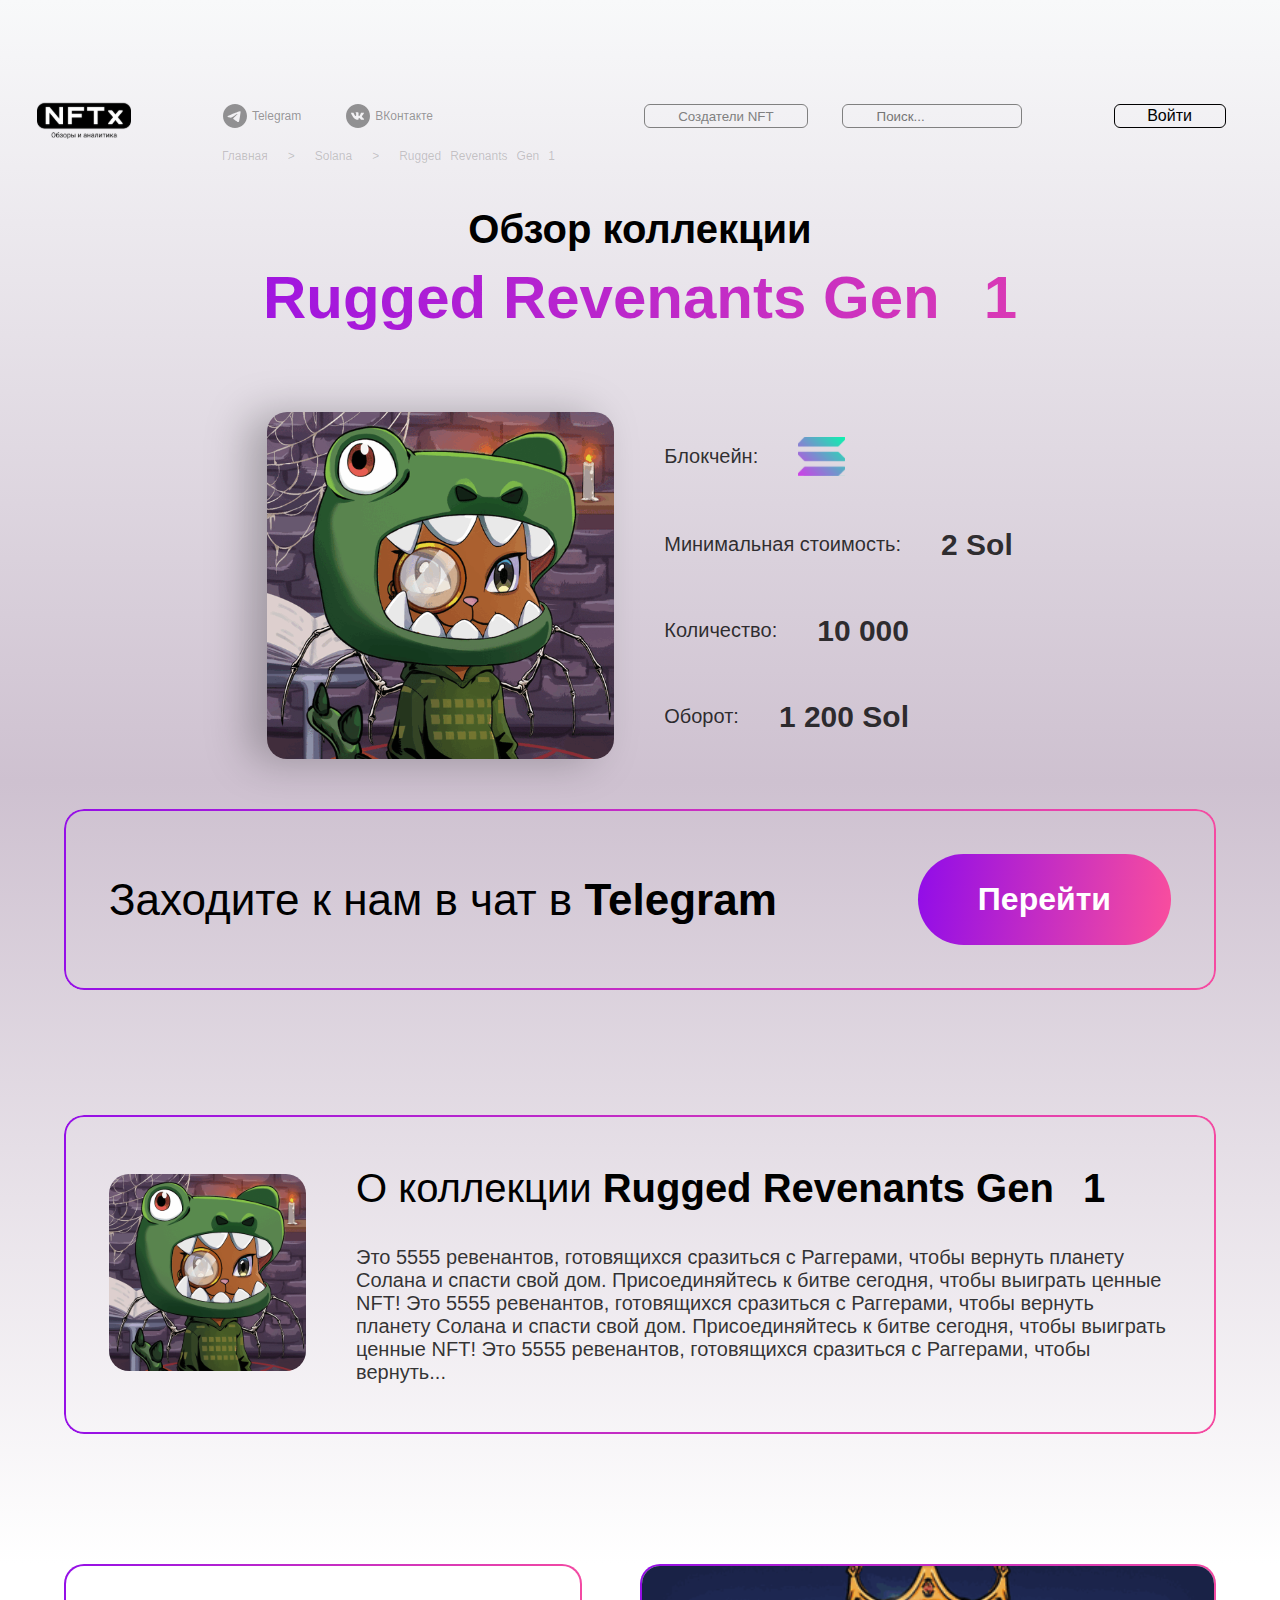
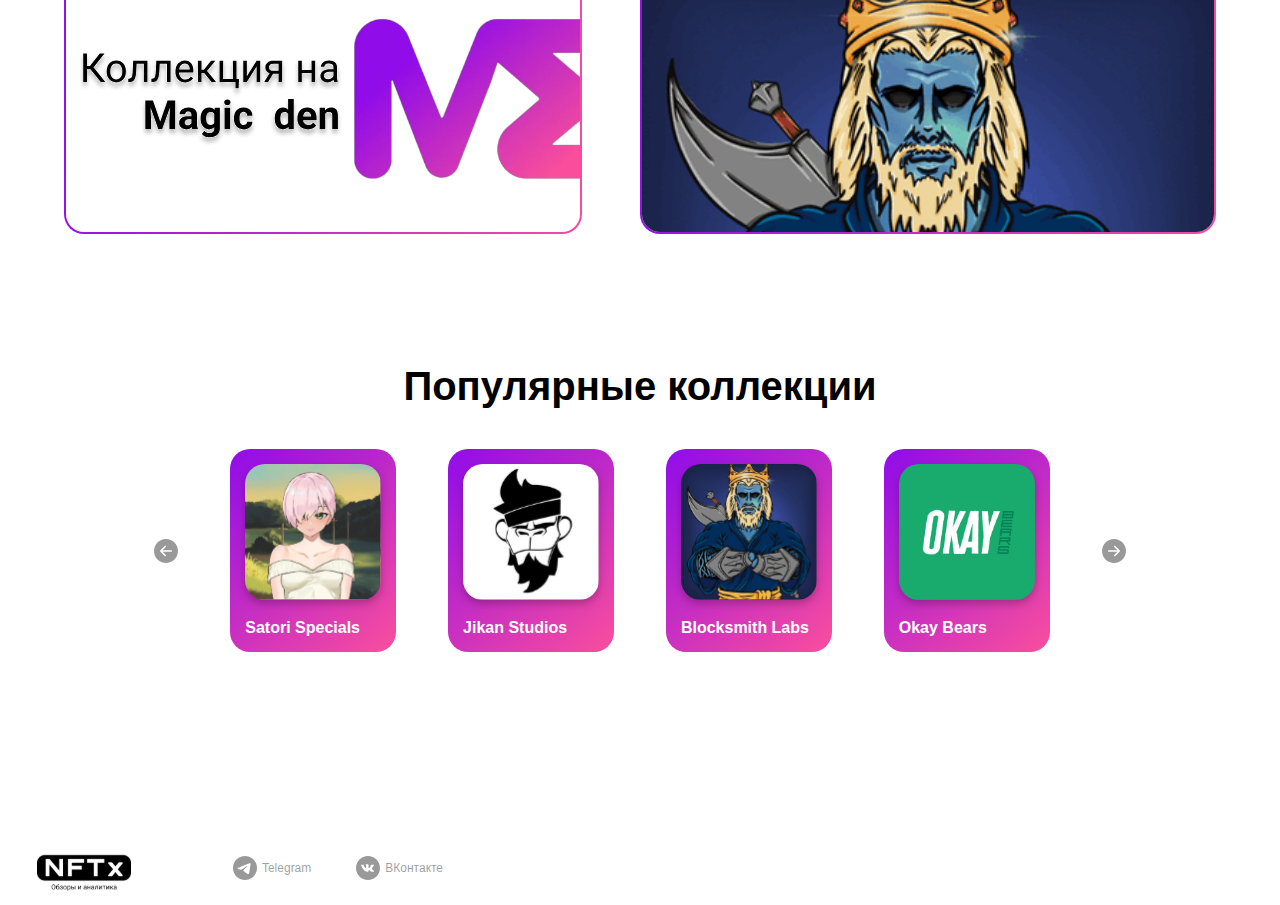
<file: index.html>
<!DOCTYPE html>
<html lang="en">
<head>
    <meta charset="UTF-8">
    <title>NFTx</title>
    <link rel="stylesheet" href="./css/style.css">
    <link rel="stylesheet" href="./css/head.css">
    <meta name="viewport" content="width=device-width, initial-scale=1">
</head>
<body>
    <div class="top-gradient">
        <div class="header">
            <div class="header-component1"><img src="./photos/header/NFTx%202.svg" alt=""></div>
            <div class="header-component2">

                <div class="header_main_left">
                    <div class="normal_header">
                        <div class="telegram_button"><img class="last_photo_header" src="./photos/header/Telegram.svg" alt="">
                            <div>Telegram</div>
                        </div>
                        <div class="vk_button"><img class="last_photo_header" src="./photos/header/Vector.svg" alt="">
                            <div>ВКонтакте</div>
                        </div>
                    </div>
                    <div class="relative_header_second_page">
                        <p>Главная</p>
                        <p>></p>
                        <p>Solana</p>
                        <p>></p>
                        <p>Rugged⠀Revenants⠀Gen⠀1</p>
                    </div>
                </div>
                <div class="header_main_right">
                    <button class="header_main_right_leftBlock"><p>Создатели NFT</p></button>
                    <input placeholder="Поиск..." class="header_main_right_rightBlock"></div>
            </div>
            <div class="header-component3">
                <div class="header_signIn"><p>Войти</p></div>
            </div>
            <div class="hidden_header_div">
                <div class="header_normal_text">
                    <div class="hidden_header_div_left_block">

                        <img class="hidden_last_photo_header" src="./photos/header/Telegram.svg" alt="">
                        <img class="hidden_last_photo_header" src="./photos/header/Vector.svg" alt="">
                        <img class="hidden_last_photo_header" src="./photos/header/Search.svg" alt="">

                    </div>
                    <div class="relative_header_adaptive">
                        <p>Главная</p>
                        <p>></p>
                        <p>Solana</p>
                        <p>></p>
                        <p>Rugged⠀Revenants⠀Gen⠀1</p>
                    </div>
                </div>
                <div class="hidden_header_div_right_block">
                    <img class="last_photo_header" src="./photos/header/login.svg" alt="">
                </div>
            </div>
        </div>        <div class="head_container">
            <div class="text_block">
                <h4>Обзор коллекции</h4>
                <h1>Rugged Revenants Gen⠀1</h1>
            </div>
            <div class="collection_block">
                <div class="collection_logo">
                    <img src="./photos/svg/nft-collection-logo.svg" alt="">
                </div>
                <div class="basic_info">
                    <div class="info_block">
                        <p>Блокчейн:</p>
                        <img src="./photos/svg/blockchain.svg" alt="">
                    </div>
                    <div class="info_block">
                        <p>Минимальная стоимость:</p>
                        <h2>2 Sol</h2>
                    </div>
                    <div class="info_block">
                        <p>Количество:</p>
                        <h2>10 000</h2>
                    </div>
                    <div class="info_block">
                        <p>Оборот:</p>
                        <h2>1 200 Sol</h2>
                    </div>
                </div>
            </div>
        </div>
        <div class="full-info-block">
            <div class="ads-block">
                <h2>Заходите к нам в чат в <span> Telegram</span></h2>
                <a href="" class="go-to-tg">
                    <div class="button">
                        <a href="">Перейти</a>
                    </div>
                </a>
            </div>
            <div class="about-collection">
                <div class="collection-logo-frame">
                    <img src="./photos/svg/nft-collection-logo.svg" alt="" class="collection_logo">
                </div>
                <div class="collection-info">
                    <h3>О коллекции <span> Rugged Revenants Gen⠀1</span></h3>
                    <img src="./photos/svg/nft-collection-logo.svg" class="phone-collection-logo" alt="">
                    <p>Это 5555 ревенантов, готовящихся сразиться с Раггерами, чтобы вернуть планету Солана и спасти свой
                        дом. Присоединяйтесь к битве сегодня, чтобы выиграть ценные NFT! Это 5555 ревенантов, готовящихся
                        сразиться с Раггерами, чтобы вернуть планету Солана и спасти свой дом. Присоединяйтесь к битве
                        сегодня, чтобы выиграть ценные NFT! Это 5555 ревенантов, готовящихся сразиться с Раггерами, чтобы
                        вернуть...</p>
                </div>
            </div>
        </div>
    </div>
    <div class="body-container">
        <div class="another_collections_block">
            <div class="collection">
                <div class="left_collection">
<!--                    <h2>Коллекция на<span> Magic Eden</span></h2>-->
                    <img src="./photos/svg/Magic-den-alt.svg" alt="" class="magic-eden-text-alt">
                    <img src="./photos/svg/Magic-den.svg" alt="" class="magic-eden-text">
                    <img src="./photos/svg/magic-eden.svg" alt="" class="magic-eden-logo">
                </div>
                <div class="right_collection">
                    <img src="./photos/svg/neptun-nft.svg" alt="">
                </div>
            </div>
            <div class="popular_collections">
                <h2>Популярные коллекции</h2>
                <div class="collection-elements">
                    <img src="./photos/svg/right-arrow.svg" alt="" class="left-arrow">
                    <div class="element">
                        <div class="added_frame">
                            <img src="./photos/svg/small-nft-1.svg" alt="" class="nft-icon">
                            <h6>Satori Specials</h6>
                        </div>
                    </div>
                    <div class="element">
                        <div class="added_frame">
                            <img src="./photos/svg/small-nft-2.svg" alt="" class="nft-icon">
                            <h6>Jikan Studios</h6>
                        </div>
                    </div>
                    <img src="./photos/svg/right-arrow.svg" alt="" class="right-arrow phone">

                    <img src="./photos/svg/right-arrow.svg" alt="" class="left-arrow phone">
                    <div class="element">
                        <div class="added_frame">
                            <img src="./photos/svg/small-nft-3.svg" alt="" class="nft-icon">
                            <h6>Blocksmith Labs</h6>
                        </div>
                    </div>
                    <div class="element">
                        <div class="added_frame">
                            <img src="./photos/svg/small-nft-4.svg" alt="" class="nft-icon">
                            <h6>Okay Bears</h6>
                        </div>
                    </div>
                    <img src="./photos/svg/right-arrow.svg" alt="" class="right-arrow">
                </div>
            </div>
        </div>
    </div>
    <div class="header">
        <div class="header-component1"><img src="./photos/header/NFTx%202.svg" alt=""></div>
        <div class="header-component2">
            <div class="header_main_left">
                <div class="telegram_button"><img class="last_photo_header" src="./photos/header/Telegram.svg" alt="">
                    <div>Telegram</div>
                </div>
                <div class="vk_button"><img class="last_photo_header" src="./photos/header/Vector.svg" alt="">
                    <div>ВКонтакте</div>
                </div>
            </div>
            <div class="header_main_right hidden">
                <button class="header_main_right_leftBlock"><p>Создатели NFT</p></button>
                <input placeholder="Поиск..." class="header_main_right_rightBlock"></div>
        </div>
        <div class="header-component3 hidden">
            <div class="header_signIn"><p>Войти</p></div>
        </div>
        <div class="hidden_header_div ">
            <div class="hidden_header_div_left_block">
                <img class="hidden_last_photo_header" src="./photos/header/Telegram.svg" alt="">
                <img class="hidden_last_photo_header" src="./photos/header/Vector.svg" alt="">
                <img class="hidden_last_photo_header hidden" src="./photos/header/Search.svg" alt="">
            </div>
            <div class="hidden_header_div_right_block hidden">
                <img class="last_photo_header" src="./photos/header/login.svg" alt="">
            </div>
        </div>
    </div>
</body>
</html>
</file>
<file: css/style.css>
* {
    margin: 0;
    padding: 0;
    box-sizing: border-box;
    font-family: roboto, sans-serif;
}

a {
    text-decoration: none;
}

.top-gradient {
    background: linear-gradient(180deg, #F8F9FA 0%, #CEC1D0 50%, #FFFFFF 100%);
    padding-bottom: 130px;
}

@media screen and (min-width: 1210px) {
    .body-container .another_collections_block .collection .left_collection .magic-eden-text {
        max-width: 280px;
    }

    .full-info-block .ads-block .button {
        margin: 0 0 0 auto;
    }

    .full-info-block .about-collection .collection-info h3 {
        font-size: 40px;
    }

    .full-info-block .about-collection .collection-info p {
        font-size: 20px;
    }
}

@media screen and (max-width: 1209px) {
    .body-container .another_collections_block .collection .left_collection .magic-eden-text {
        max-width: 180px;
    }

    .full-info-block .about-collection .collection-info p {
        font-size: 18px;
    }

    .full-info-block .ads-block {
        flex-direction: column;
        text-align: center;
    }

    .full-info-block .ads-block .button {
        margin: 15px auto auto;
    }

    .full-info-block .about-collection .collection-info h3 {
        font-size: 30px;
    }
}

@media screen and (max-width: 1049px) {
    .body-container .another_collections_block .collection .left_collection .magic-eden-text {
        min-width: 300px;
    }

    .body-container .another_collections_block .popular_collections .collection-elements {
        grid-template-areas: "a a a a" "a a a a";
    }

    .body-container .another_collections_block .popular_collections .collection-elements .left-arrow.phone, .body-container .another_collections_block .popular_collections .collection-elements .right-arrow.phone {
        display: block;
    }

    .body-container .another_collections_block .collection {
        flex-direction: column;
        gap: 60px;
    }

    .body-container .another_collections_block .collection .left_collection, .body-container .another_collections_block .collection .right_collection {
        max-width: 100%;
    }

    .body-container .another_collections_block .collection .left_collection {
        height: 270px;
    }

    .body-container .another_collections_block .collection .right_collection {
        max-height: 400px;
    }
}

@media screen and (min-width: 1050px) {
    .body-container .another_collections_block .popular_collections {
        margin-bottom: 100px;
    }

    .body-container .another_collections_block .collection .left_collection, .body-container .another_collections_block .collection .right_collection {
        max-width: 50%;
        min-width: 45%;
        max-height: 270px;
    }

    .body-container .another_collections_block .popular_collections .collection-elements {
        grid-template-areas: "a a a a a a";
    }

    .body-container .another_collections_block .popular_collections .collection-elements .element .added_frame h6 {
        text-align: start;
    }

    .body-container .another_collections_block .collection {
        gap: 5%;
    }

    .body-container .another_collections_block .popular_collections .collection-elements .left-arrow.phone, .body-container .another_collections_block .popular_collections .collection-elements .right-arrow.phone {
        display: none;
    }
}

@media screen and (max-width: 1000px) {
    .top-gradient {
        background: linear-gradient(180deg, #F8F9FA 0%, #CEC1D0 50%, #FFFFFF 100%);
        padding-bottom: 40px;
    }
    .head_container .text_block h1 {
        font-size: 50px;
    }

    .head_container .collection_block .basic_info {
        gap: 16px;
        min-height: 140px;
    }

    .head_container .collection_block {
        flex-direction: column;
    }

    .full-info-block .about-collection .collection-logo-frame {
        display: none;
    }

    .full-info-block .about-collection .collection-info .phone-collection-logo {
        display: block;
    }

    .full-info-block .about-collection .collection-info {
        justify-content: center;
    }

    .head_container .collection_block {
        margin: 40px auto 0;
    }

    .head_container .collection_block .basic_info {
        margin: auto;
    }
}

@media screen and (min-width: 1000px) {
    .top-gradient {
        background: linear-gradient(180deg, #F8F9FA 0%, #CEC1D0 50%, #FFFFFF 100%);
        padding-bottom: 130px;
    }
    .full-info-block .about-collection .collection-info h3 {
        margin-bottom: 35px;
    }

    .full-info-block .about-collection .collection-info .phone-collection-logo {
        display: none;
    }

    .head_container .collection_block {
        margin: 80px auto 0;
    }

    .head_container .text_block h1 {
        font-size: 60px;
    }
}

@media screen and (min-width: 881px) {
    .full-info-block .ads-block .button a {
        font-size: 44px;
    }

    .full-info-block .ads-block .button a {
        font-size: 32px;
    }

    .full-info-block .ads-block .button {
        padding: 27px 60px;
    }

    .full-info-block .ads-block h2 {
        font-size: 44px;
    }
}

@media screen and (max-width: 880px) {
    .full-info-block .ads-block .button a {
        font-size: 22px;
    }

    .full-info-block .ads-block .button {
        padding: 15px 40px;
    }

    .full-info-block .ads-block h2 {
        font-size: 30px;
    }
}

@media screen and (min-width: 781px) {
    .body-container .another_collections_block .popular_collections h2 {
        font-size: 40px;
    }

    .body-container .another_collections_block .collection .left_collection h2 {
        font-size: 40px;
    }
}

@media screen and (max-width: 780px) {
    .body-container .another_collections_block .popular_collections h2 {
        font-size: 31.5px;
    }

    .body-container .another_collections_block .collection .left_collection h2 {
        font-size: 30px;
    }
}

@media screen and (max-width: 725px) {
    .full-info-block .about-collection .collection-info h3 {
        margin-right: 30px;
    }
}

@media screen and (max-width: 675px) {
    .full-info-block .about-collection .collection-info h3 {
        margin-right: 0px;
    }

    .head_container .text_block h1 {
        margin-right: 50px;
    }
}

@media screen and (min-width: 590px) {
    .body-container .another_collections_block .collection .left_collection .magic-eden-text-alt {
        display: none;
    }


}

@media screen and (max-width: 590px) {
    .body-container .another_collections_block .collection .left_collection .magic-eden-text {
        display: none;
    }

    .body-container .another_collections_block .collection .left_collection .magic-eden-text-alt {
        display: block;
        margin: auto;
    }
}

@media screen and (min-width: 541px) {
    .full-info-block .about-collection {
        padding: 50px 45px;
    }

    .full-info-block .about-collection .collection-info .phone-collection-logo {
        min-width: 80%;
    }

    .body-container .another_collections_block .collection .left_collection .magic-eden-logo {
        max-height: 160px;
    }

    .head_container .text_block {
        text-align: center;
    }

    .head_container .text_block h4 {
        font-size: 40px;
        margin-bottom: 10px;
    }

    .body-container .another_collections_block .collection .left_collection h2 {
        text-align: right;
    }
}

@media screen and (max-width: 540px) {
    .head_container .collection_block .collection_logo img {
        max-width: 100%;
        min-width: 100%;
    }

    .full-info-block .about-collection .collection-info p {
        font-size: 14px;
    }

    .full-info-block .about-collection {
        padding: 30px 25px;
    }

    .full-info-block .about-collection .collection-info .phone-collection-logo {
        min-width: 100%;
    }

    .head_container .collection_block {
        margin: 40px auto 0;
    }

    .head_container .text_block {
        text-align: start;
    }

    .head_container .text_block h1 {
        font-size: 40px;
        margin-right: 40px;
    }

    .head_container .text_block h4 {
        font-size: 20px;
        margin-bottom: 10px;
    }

    .body-container .another_collections_block .collection .left_collection .magic-eden-logo {
        max-height: 150px;
    }
}

@media screen and (min-width: 510px) {
    .full-info-block .ads-block {
        padding: 45px;
        margin: auto auto 125px;
    }

    .head_container .collection_block {
        padding-bottom: 50px;
    }

    .head_container .collection_block .basic_info .info_block p {
        font-size: 20px;
    }

    .head_container .collection_block .basic_info .info_block h2 {
        font-size: 30px;
    }

    .body-container .another_collections_block .popular_collections .collection-elements .element {
        max-width: 192px;
        border-radius: 20px;
    }

    .body-container .another_collections_block .popular_collections .collection-elements .element .added_frame .nft-icon {
        max-width: 136px;
        border-radius: 20px;
    }

    .body-container .another_collections_block .popular_collections .collection-elements .element .added_frame {
        padding: 5px;
    }

    .body-container .another_collections_block .popular_collections .collection-elements .element .added_frame .nft-icon {
        margin: auto auto 15px;
    }

    .body-container .another_collections_block .popular_collections .collection-elements .element .added_frame h6 {
        font-size: 16px;
    }
}

@media screen and (max-width: 509px) {
    .full-info-block .ads-block {
        padding: 25px;
        margin: auto auto 60px;
    }

    .head_container .collection_block {
        padding-bottom: 115px;
    }

    .head_container .collection_block .basic_info {
        margin: 0;
    }

    .head_container .collection_block .basic_info .info_block img {
        max-height: 18px;
    }

    .head_container .collection_block .basic_info .info_block p {
        font-size: 14px;
    }

    .head_container .collection_block .basic_info .info_block h2 {
        font-size: 20px;
    }

    .full-info-block .ads-block .button {
        padding: 8px 30px;
    }

    .full-info-block .ads-block .button a {
        font-size: 14px;
    }

    .full-info-block .ads-block h2 {
        font-size: 20px;
    }

    .body-container .another_collections_block .popular_collections .collection-elements .left-arrow, .body-container .another_collections_block .popular_collections .collection-elements .right-arrow {
        max-width: 15px;
    }

    .body-container .another_collections_block .popular_collections .collection-elements .element {
        max-width: 156px;
        border-radius: 10px;
    }

    .body-container .another_collections_block .popular_collections .collection-elements .element .added_frame .nft-icon {
        max-width: 136px;
        border-radius: 10px;
    }

    .body-container .another_collections_block .popular_collections .collection-elements .element .added_frame {
        padding: 0px;
    }

    .body-container .another_collections_block .popular_collections .collection-elements .element .added_frame .nft-icon {
        margin: auto auto 10px;
    }

    .body-container .another_collections_block .popular_collections .collection-elements .element .added_frame h6 {
        font-size: 14px;
    }
}

@media screen and (min-width: 421px) {
    .body-container .another_collections_block .collection .left_collection .magic-eden-text {
        margin: auto;
    }
}

@media screen and (max-width: 420px) {
    .body-container .another_collections_block .collection .left_collection .magic-eden-logo {
        max-height: 120px;
    }

    /*.head_container .text_block h1 {*/
    /*  margin-right: 80px;*/
    /*}*/
    .body-container .another_collections_block .popular_collections .collection-elements .left-arrow, .body-container .another_collections_block .popular_collections .collection-elements .right-arrow {
        max-width: 10px;
    }

    .body-container .another_collections_block .popular_collections .collection-elements .element {
        max-width: 126px;
    }

    .body-container .another_collections_block .popular_collections .collection-elements .element .added_frame .nft-icon {
        max-width: 106px;
    }

    .body-container .another_collections_block .popular_collections .collection-elements .element .added_frame {
        padding: 0px;
    }
}

@media screen and (max-width: 360px) {
    .full-info-block .about-collection .collection-info h3 {
        font-size: 25px;
    }
}

.full-info-block {
    max-width: 100%;
    margin: auto;
}

.full-info-block .ads-block {
    max-width: 90%;
    position: relative;
    display: flex;
    align-items: center;
    justify-content: center;
}

.full-info-block .ads-block::before {
    content: "";
    position: absolute;
    inset: 0;
    border-radius: 20px;
    padding: 2px;
    background: linear-gradient(92.96deg, #950FE7, #F54BA1) border-box;
    -webkit-mask: linear-gradient(#fff 0 0) content-box, linear-gradient(#fff 0 0);
    -webkit-mask-composite: xor;
    mask-composite: exclude;
}

.full-info-block .ads-block h2 {
    font-weight: 400;
    color: #000000;
}

.full-info-block .ads-block h2 span {
    font-weight: 900;
}

.full-info-block .ads-block .button {
    background: linear-gradient(96.91deg, #920DE8 1.06%, #FA4E9D 100%);
    border-radius: 100px;
    display: inline-flex;
}

.full-info-block .ads-block .button a {
    font-weight: 700;
    color: #FFFFFF;
}

.full-info-block .about-collection {
    display: flex;
    max-width: 90%;
    margin: auto;
    position: relative;
    gap: 50px;
}

.full-info-block .about-collection::before {
    content: "";
    position: absolute;
    inset: 0;
    border-radius: 20px;
    padding: 2px;
    background: linear-gradient(92.96deg, #950FE7, #F54BA1) border-box;
    -webkit-mask: linear-gradient(#fff 0 0) content-box, linear-gradient(#fff 0 0);
    -webkit-mask-composite: xor;
    mask-composite: exclude;
}

.full-info-block .about-collection .collection-logo-frame {
    margin: auto;
}

.full-info-block .about-collection .collection-logo-frame .collection_logo {
    grid-area: image;
    max-width: 197px;
    border-radius: 20px;
}

.full-info-block .about-collection .collection-info .collection-logo-frame {
    max-width: 100%;
}

.full-info-block .about-collection .collection-info .phone-collection-logo {
    border-radius: 20px;
    max-width: 100%;
    margin: 25px auto;
}

.full-info-block .about-collection .collection-info h3 {
    grid-area: header;
    font-weight: 400;
    color: #000000;
}

.full-info-block .about-collection .collection-info h3 span {
    font-weight: 700;
}

.full-info-block .about-collection .collection-info p {
    grid-area: text;
    color: rgba(0, 0, 0, 0.8);
}

.head_container {
    max-width: 100%;
    margin: auto;
}

.head_container .text_block {
    padding-top: 54px;
    max-width: 90%;
    margin: auto;
}

.head_container .text_block h4 {
    font-weight: 700;
    color: #000000;
}

.head_container .text_block h1 {
    font-weight: 900;
    background: linear-gradient(98.45deg, #930DE9 2.39%, #E642AC 97.36%);
    -webkit-background-clip: text;
    -webkit-text-fill-color: transparent;
    text-fill-color: transparent;
}

.head_container .collection_block {
    display: flex;
    justify-content: center;
    gap: 50px;
    max-width: 90%;
}

.head_container .collection_block .collection_logo {
    filter: drop-shadow(-19px 2px 20px rgba(0, 0, 0, 0.25));
    display: flex;
}

.head_container .collection_block .collection_logo img {
    border-radius: 20px;
    margin: auto;
}

.head_container .collection_block .basic_info {
    display: grid;
}

.head_container .collection_block .basic_info .info_block {
    display: flex;
    align-items: center;
    gap: 40px;
}

.head_container .collection_block .basic_info .info_block p {
    font-weight: 400;
    color: rgba(0, 0, 0, 0.8);
}

.head_container .collection_block .basic_info .info_block h2 {
    font-weight: 900;
    line-height: 35px;
    color: rgba(0, 0, 0, 0.8);
}

.body-container {
    max-width: 100%;
    margin: auto;
}

.body-container .another_collections_block {
    max-width: 90%;
    margin: auto;
    gap: 90px;
}

.body-container .another_collections_block .collection {
    max-width: 100%;
    margin: auto auto 130px;
    display: flex;
}

.body-container .another_collections_block .collection .left_collection, .body-container .another_collections_block .collection .right_collection {
    display: flex;
    background: linear-gradient(#FFF, #FFF) padding-box, linear-gradient(92.96deg, #950FE7, #F54BA1) border-box;
    border: 2px solid transparent;
    position: relative;
    border-radius: 20px;
    align-items: center;
}

.body-container .another_collections_block .collection .left_collection {
    justify-content: end;
    display: flex;
}

.body-container .another_collections_block .collection .left_collection .magic-eden-text {
    width: auto;
}

.body-container .another_collections_block .collection .left_collection h2 {
    font-weight: 400;
    color: #000000;
}

.body-container .another_collections_block .collection .left_collection h2 span {
    font-weight: 700;
}

.body-container .another_collections_block .collection .right_collection {
    align-items: start;
    overflow: hidden;
}

.body-container .another_collections_block .collection .right_collection img {
    max-width: 100%;
}

.body-container .another_collections_block .popular_collections h2 {
    text-align: center;
    font-weight: 700;
    color: #000000;
}

.body-container .another_collections_block .popular_collections .collection-elements {
    max-width: 90%;
    margin: 40px auto auto;
    display: grid;
    justify-content: center;
    gap: 5%;
}

.body-container .another_collections_block .popular_collections .collection-elements .left-arrow {
    margin: auto 0;
    transform: rotate(180deg);
}

.body-container .another_collections_block .popular_collections .collection-elements .right-arrow {
    margin: auto 0;
}

.body-container .another_collections_block .popular_collections .collection-elements .element {
    background: linear-gradient(138.71deg, #900CEA 0%, #FA4E9D 100%);
    justify-content: center;
    padding: 10px;
}

.body-container .another_collections_block .popular_collections .collection-elements .element .added_frame {
    margin: auto;
    text-align: center;
}

.body-container .another_collections_block .popular_collections .collection-elements .element .added_frame .nft-icon {
    filter: drop-shadow(0px 4px 4px rgba(0, 0, 0, 0.25));
}

.body-container .another_collections_block .popular_collections .collection-elements .element .added_frame h6 {
    font-weight: 700;
    color: #FFFFFF;
}

/*# sourceMappingURL=style.css.map */
</file>
<file: css/head.css>
* {
    margin: 0;
    padding: 0;
    box-sizing: border-box;
    font-family: roboto, sans-serif;
}
@media screen and (max-width: 400px) and (min-width: 100px) {
    .relative_header_second_page {
        position: relative;
        display: flex;
        top: 25px;
        right: 256px;
        width: 0;
    }
    .relative_header_adaptive p {
        font-size: 6px;
    }

    .relative_header_adaptive {
        top: 30px;

    }
}
@media screen and (max-width: 500px) and (min-width: 400px) {
    .relative_header_second_page {
        position: relative;
        display: flex;
        top: 70px;
        right: 256px;
        width: 0;
    }
    .relative_header_adaptive p {
        font-size: 8px;
    }

    .relative_header_adaptive {
        top: 30px;
    }
}

@media screen and (max-width: 700px) and (min-width: 500px) {
    .relative_header_adaptive p {
        font-size: 10px;
    }

    .relative_header_adaptive {
        top: 35px;

    }
}

@media screen and (min-width: 700px) {
    .relative_header_adaptive p {
        font-size: 12px;
    }

    .relative_header_adaptive {
        top: 40px;
    }
}

@media screen and (min-width: 1000px) {
    .relative_header_second_page {
        position: relative;
        display: flex;
        top: 45px;
        right: 256px;
        width: 0;
    }
    .footer {
        margin-left: 39px;
        margin-bottom: 29px;
    }

    .social {
        display: flex;
        height: 24px;
        margin: auto 0;
        margin-left: 74px;
        gap: 36px;
    }

    .adaptive_social {
        display: none;
    }

    .vk_button {
        display: flex;
    }

    .telegram_button {
        display: flex;
    }

    .header {
        padding: 100px 37px 10px 37px;
    }

    .hidden_header_div_left_block {
        display: none;
    }

    .header_normal_text {
        display: none;
    }

    .hidden_header_div_right_block {
        display: none;

    }

    .header-component2 {
        display: flex;
    }

    .header-component3 {
        display: flex;
    }

    .header-component1 {
        height: 100%;
    }
}

@media screen and (max-width: 1000px) and (min-width: 500px) {
    .relative_header_second_page {
        position: relative;
        display: flex;
        top: 50px;
        right: 256px;
        width: 0;
    }
}
@media screen and (max-width: 1000px) {
    .header_normal_text {
        display: flex;
    }

    .footer {
        margin-left: 30px;
        margin-bottom: 60px;
    }

    .social {
        display: flex;
        height: 24px;
        /*margin: auto 0;*/
        margin-left: 20px;
        gap: 36px;
    }

    .adaptive_social {
        display: flex;
        gap: 10px;
    }

    .vk_button {
        display: none;
    }

    .telegram_button {
        display: none;
    }

    .header-component1 {
        height: 28px;
    }

    .header {
        padding: 50px 30px 0 30px;
    }

    .hidden_last_photo_header {
        width: 12px;
    }

    .hidden_header_div {
        display: flex;
        width: 100%;
        justify-content: space-between;
    }

    .hidden_header_div_left_block {
        display: flex;
        gap: 5px;
        margin-left: 20px;
    }

    .header-component2 {
        display: none;
    }

    .header-component3 {
        display: none;
    }
}

.header {
    /*height: 40px;*/
    /*justify-content: center;*/
    display: flex;
    flex-direction: row;
    z-index: 1;
    justify-content: space-between;
    align-items: start;
}


.telegram_button div {
    margin: auto 5px;
    font-style: normal;
    font-weight: 400;
    font-size: 12px;
    line-height: 14px;

    color: rgba(0, 0, 0, 0.4);

}


.vk_button div {
    margin: auto 5px;
    font-style: normal;
    font-weight: 400;
    font-size: 12px;
    line-height: 14px;

    color: rgba(0, 0, 0, 0.4);

}

.header-component1 img {
    height: 100%;
}

.header-component1 {
    z-index: 2;
    width: auto;
}

.header-component2 {
    z-index: 2;
    height: 24px;
    width: 80%;
    margin: 4px 0;
    justify-content: space-around;
}

.header-component3 {
    z-index: 2;
    margin-top: 4px;
    height: 24px;
    width: 10%;
}

.header_main_right_leftBlock {
    height: 24px;
    width: auto;
    border-radius: 6px;
    border: 1px solid gray;
    display: flex;
    background: none;
    /*background-color: white;*/

}

.header_main_right_leftBlock p {
    padding: 0 33px;
    height: auto;
    margin: auto;
    color: grey;
}

.header_main_right_rightBlock {
    padding-left: 34px;
    padding-right: 20px;
    height: 24px;
    width: 180px;
    background: none;
    border-radius: 6px;
    border: 1px solid gray;
}

.header_main_right {
    display: flex;
    gap: 34px;
}

.header_main_left {
    display: flex;
    gap: 40px;
}

.header_signIn {
    display: flex;
    text-align: center;
    /*vertical-align: center;*/
    height: 24px;
    width: 93%;
    border: 1px solid black;
    border-radius: 6px;
}

.header_signIn p {
    margin: auto;
}

.footer {
    background-color: #FFFFFF;
    display: flex;
    flex-direction: row;
    height: 39px;
}

.hidden {
    visibility: hidden;
}

.normal_header {
    display: flex;
    gap: 40px;
}

.relative_header {
    position: relative;
    display: flex;
    top: 30px;
    right: 250px;
    width: 0;
}

.relative_header_second_page p {
    padding-right: 20px;
    font-style: normal;
    font-weight: 400;
    font-size: 12px;
    line-height: 14px;
    /* identical to box height */


    color: rgba(0, 0, 0, 0.2);

}
.relative_header p {
    padding-right: 20px;
    font-style: normal;
    font-weight: 400;
    font-size: 12px;
    line-height: 14px;
    /* identical to box height */


    color: rgba(0, 0, 0, 0.2);

}

.relative_header_adaptive {
    position: relative;
    display: flex;
    right: 45px;
    width: 0;
}

.relative_header_adaptive p {
    padding-right: 10px;
    font-style: normal;
    font-weight: 400;
    line-height: 9px;

    color: rgba(0, 0, 0, 0.2);


}
</file>
